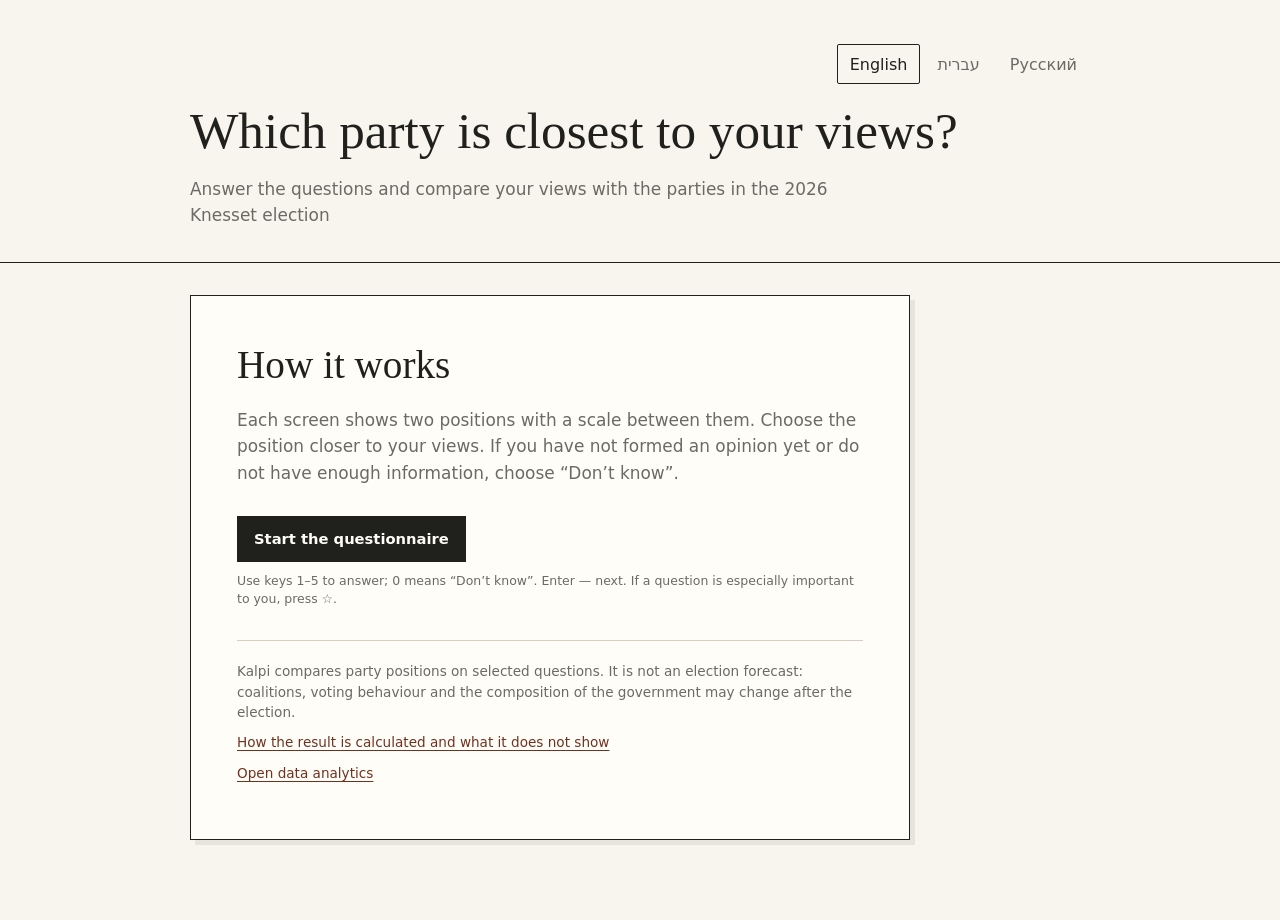
<file: index.html>
<!doctype html>
<html lang="en" dir="ltr">
<head>
  <meta charset="utf-8">
  <meta name="viewport" content="width=device-width, initial-scale=1">
  <meta name="description" content="Answer the questions and compare your views with the parties in the 2026 Knesset election">
  <meta property="og:type" content="website">
  <meta property="og:site_name" content="Kalpi">
  <meta property="og:title" content="Compare your views with Israel’s parties in the 2026 Knesset election">
  <meta property="og:description" content="Answer the questions and compare your views with the parties in the 2026 Knesset election">
  <meta property="og:locale" content="en_US">
  <meta property="og:locale:alternate" content="he_IL">
  <meta property="og:locale:alternate" content="ru_RU">
  <meta name="twitter:card" content="summary">
  <meta name="twitter:title" content="Compare your views with Israel’s parties in the 2026 Knesset election">
  <meta name="twitter:description" content="Answer the questions and compare your views with the parties in the 2026 Knesset election">
  <title data-i18n="Сравни свои взгляды с партиями Израиля на выборах в Кнессет 2026">Compare your views with Israel’s parties in the 2026 Knesset election</title>
  <link rel="stylesheet" href="styles.css?v=20260906-default-en">
  <script src="i18n.js?v=20260906-default-en"></script>
  <script src="share-metadata.js?v=20260906-default-en"></script>
  <script src="language-ui.js?v=20260906-default-en"></script>
</head>
<body>
  <header class="site-header">
    <div class="shell">
      <h1 class="questionnaire-hero-title" data-i18n="Какая партия вам ближе?">Какая партия вам ближе?</h1>
      <p class="lede" data-i18n="Ответьте на вопросы и сравните свои взгляды с партиями на выборах в Кнессет 2026">Ответьте на вопросы и сравните свои взгляды с партиями на выборах в Кнессет 2026</p>
    </div>
  </header>

  <main class="shell">
    <section id="questionnaire-intro" class="panel questionnaire-intro" aria-labelledby="questionnaire-intro-title">
      <h2 id="questionnaire-intro-title" data-i18n="Как это работает">Как это работает</h2>
      <p class="lede" data-i18n="На каждом экране — две позиции и шкала между ними. Выберите, какая позиция вам ближе. Если вы ещё не сформировали мнение или не хватает информации, выберите «Не знаю».">На каждом экране — две позиции и шкала между ними. Выберите, какая позиция вам ближе. Если вы ещё не сформировали мнение или не хватает информации, выберите «Не знаю».</p>
      <div class="intro-actions"><button id="start-questionnaire" class="primary" type="button" data-i18n="Начать опрос" disabled>Начать опрос</button></div>
      <p class="keyboard-hint"><span data-i18n="Можно отвечать клавишами 1–5; 0 — «Не знаю».">Можно отвечать клавишами 1–5; 0 — «Не знаю».</span> <span class="desktop-keyboard-hint" data-i18n="Enter — далее.">Enter — далее.</span> <span data-i18n="Если вопрос особенно важен для вас, нажмите ☆.">Если вопрос особенно важен для вас, нажмите ☆.</span></p>
      <div class="intro-note">
        <p data-i18n="Kalpi сравнивает позиции партий по выбранным вопросам. Это не прогноз выборов: коалиции, голосования и состав правительства после выборов могут измениться.">Kalpi сравнивает позиции партий по выбранным вопросам. Это не прогноз выборов: коалиции, голосования и состав правительства после выборов могут измениться.</p>
        <p><a href="methodology.html" data-i18n="Как считается результат и чего он не показывает">Как считается результат и чего он не показывает</a></p>
        <p><a href="analytics.html" data-i18n="Открыть аналитику данных">Открыть аналитику данных</a></p>
      </div>
    </section>

    <section id="questionnaire" class="questionnaire-panel hidden" aria-label="Опросник" data-i18n-aria-label="Опросник">
      <div class="questionnaire-progress">
        <div class="section-heading">
          <p id="progress" class="progress-text" aria-live="polite">1 / 22</p>
        </div>
        <div class="progress-track" aria-hidden="true"><progress id="progress-bar" max="1" value="0"></progress></div>
      </div>
      <p id="state-notice" class="notice hidden" role="status"></p>
      <div class="questionnaire-card">
        <div id="question-content"></div>
        <div class="wizard-actions">
          <button id="previous-question" class="secondary" type="button" data-i18n="Назад">Назад</button>
          <button id="next-question" class="primary" type="button" data-i18n="Далее">Далее</button>
        </div>
      </div>
    </section>

    <section id="results" class="panel hidden" aria-live="polite" tabindex="-1"></section>
    <section id="debug" class="panel hidden" aria-labelledby="debug-title"></section>
    <section id="developer-warnings" class="warning-panel hidden" aria-live="assertive"></section>
  </main>

  <script src="data-loader.js?v=20260906-languages"></script>
  <script src="data-validation.js?v=20260906-languages"></script>
  <script src="scoring.js?v=20260906-languages"></script>
  <script src="analytics.js?v=20260906-languages"></script>
  <script src="questionnaire-state.js?v=20260906-languages"></script>
  <script src="questionnaire-ui.js?v=20260906-languages"></script>
  <script src="results-ui.js?v=20260906-languages"></script>
  <script src="debug-fixture.js?v=20260906-languages"></script>
  <script src="app.js?v=20260906-languages"></script>
</body>
</html>
</file>
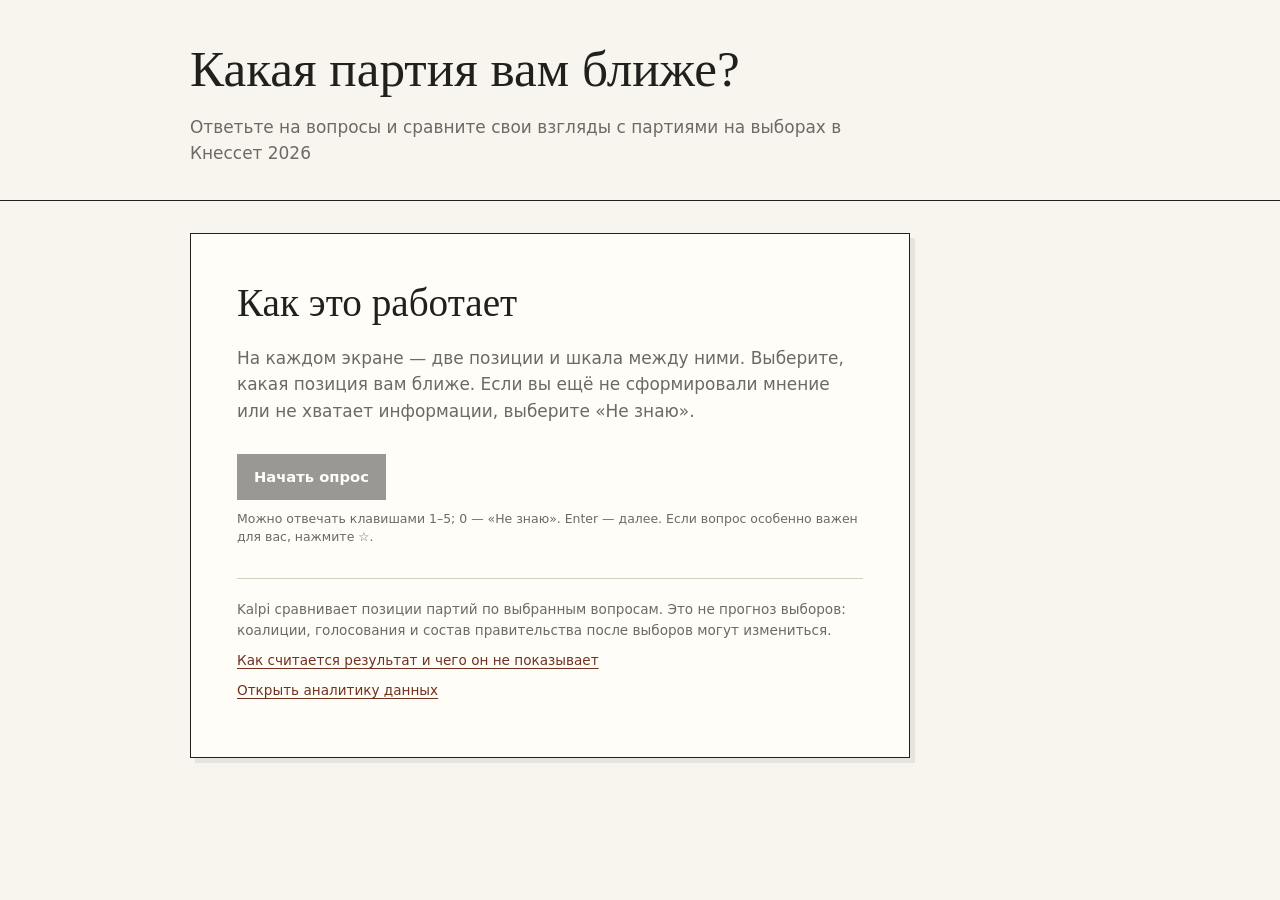
<file: en/index.html>
<!doctype html>
<html lang="en" dir="ltr">
<head>
  <meta charset="utf-8">
  <meta name="viewport" content="width=device-width, initial-scale=1">
  <meta name="description" content="Answer the questions and compare your views with the parties in the 2026 Knesset election">
  <meta property="og:type" content="website">
  <meta property="og:site_name" content="Kalpi">
  <meta property="og:title" content="Compare your views with Israel’s parties in the 2026 Knesset election">
  <meta property="og:description" content="Answer the questions and compare your views with the parties in the 2026 Knesset election">
  <meta property="og:locale" content="en_US">
  <meta property="og:locale:alternate" content="he_IL">
  <meta property="og:locale:alternate" content="ru_RU">
  <meta name="twitter:card" content="summary">
  <meta name="twitter:title" content="Compare your views with Israel’s parties in the 2026 Knesset election">
  <meta name="twitter:description" content="Answer the questions and compare your views with the parties in the 2026 Knesset election">
  <link rel="canonical" href="../index.html?lang=en">
  <meta http-equiv="refresh" content="0;url=../index.html?lang=en">
  <title>Compare your views with Israel’s parties in the 2026 Knesset election</title>
</head>
<body>
  <p><a href="../index.html?lang=en">Open Kalpi</a></p>
</body>
</html>
</file>
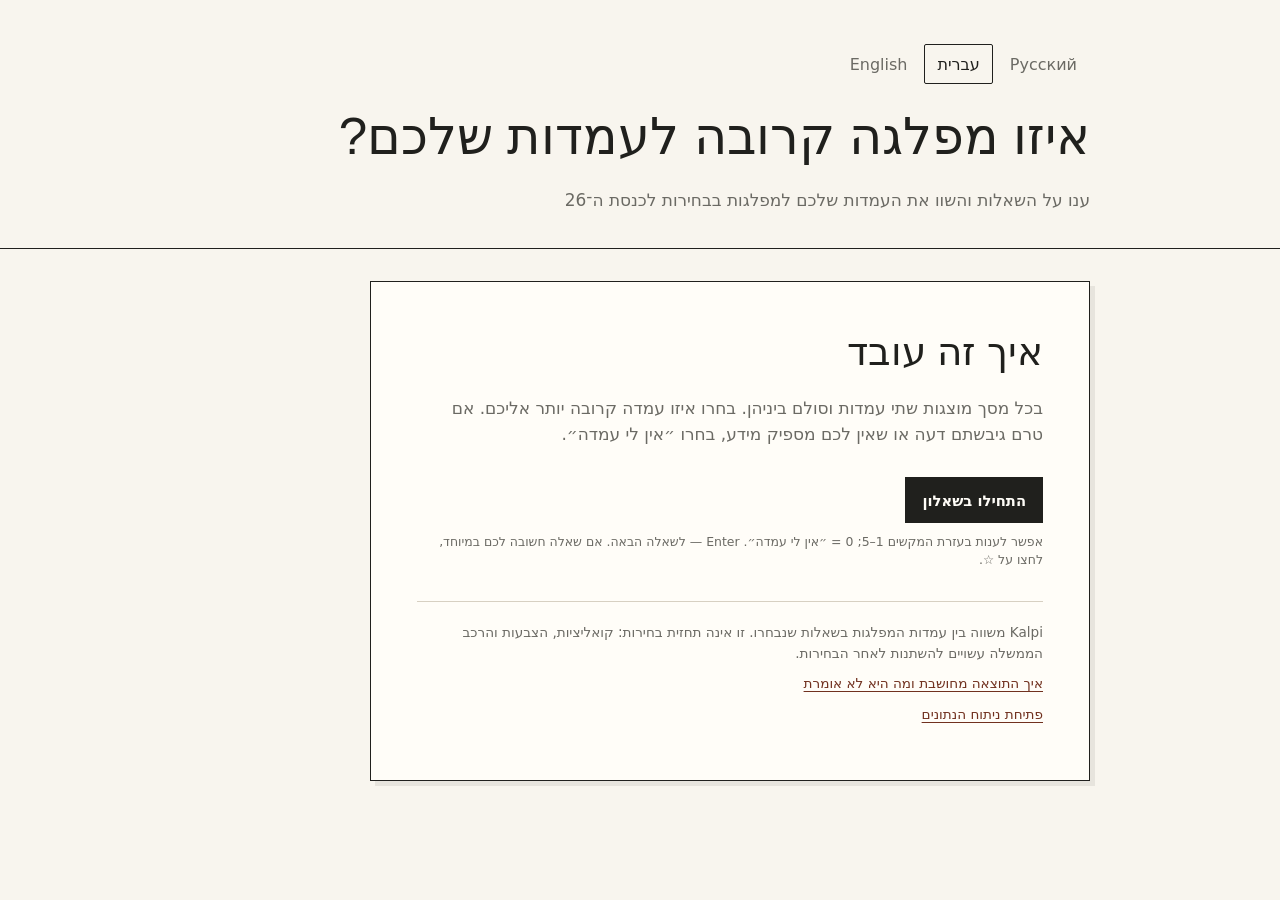
<file: he/index.html>
<!doctype html>
<html lang="he" dir="rtl">
<head>
  <meta charset="utf-8">
  <meta name="viewport" content="width=device-width, initial-scale=1">
  <meta name="description" content="ענו על השאלות והשוו את העמדות שלכם למפלגות בבחירות לכנסת ה־26">
  <meta property="og:type" content="website">
  <meta property="og:site_name" content="Kalpi">
  <meta property="og:title" content="השוו את העמדות שלכם למפלגות בישראל בבחירות לכנסת ה־26">
  <meta property="og:description" content="ענו על השאלות והשוו את העמדות שלכם למפלגות בבחירות לכנסת ה־26">
  <meta property="og:locale" content="he_IL">
  <meta property="og:locale:alternate" content="en_US">
  <meta property="og:locale:alternate" content="ru_RU">
  <meta name="twitter:card" content="summary">
  <meta name="twitter:title" content="השוו את העמדות שלכם למפלגות בישראל בבחירות לכנסת ה־26">
  <meta name="twitter:description" content="ענו על השאלות והשוו את העמדות שלכם למפלגות בבחירות לכנסת ה־26">
  <link rel="canonical" href="../index.html?lang=he">
  <meta http-equiv="refresh" content="0;url=../index.html?lang=he">
  <title>השוו את העמדות שלכם למפלגות בישראל בבחירות לכנסת ה־26</title>
</head>
<body dir="rtl">
  <p><a href="../index.html?lang=he">פתיחת Kalpi</a></p>
</body>
</html>
</file>
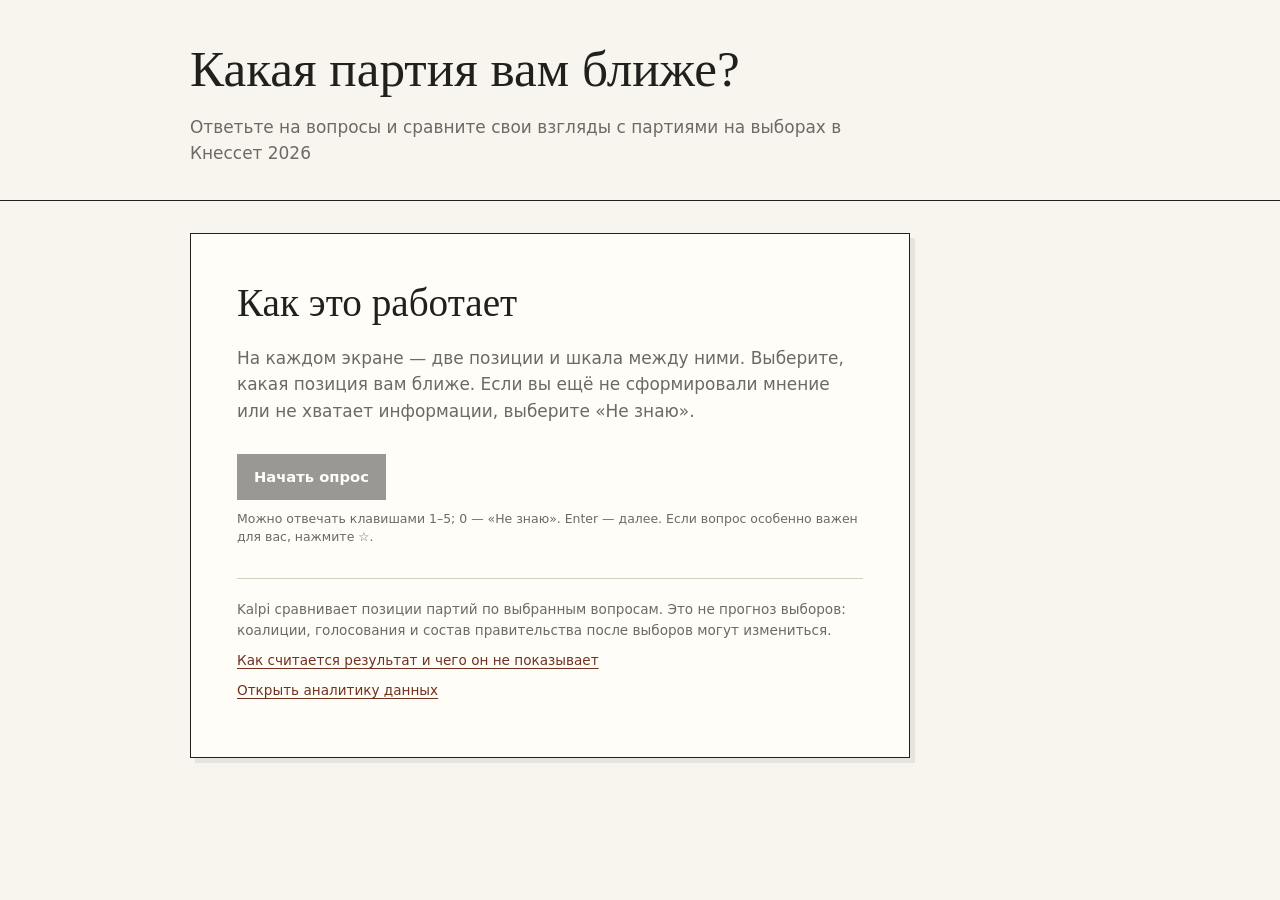
<file: ru/index.html>
<!doctype html>
<html lang="ru" dir="ltr">
<head>
  <meta charset="utf-8">
  <meta name="viewport" content="width=device-width, initial-scale=1">
  <meta name="description" content="Ответьте на вопросы и сравните свои взгляды с партиями на выборах в Кнессет 2026">
  <meta property="og:type" content="website">
  <meta property="og:site_name" content="Kalpi">
  <meta property="og:title" content="Сравни свои взгляды с партиями Израиля на выборах в Кнессет 2026">
  <meta property="og:description" content="Ответьте на вопросы и сравните свои взгляды с партиями на выборах в Кнессет 2026">
  <meta property="og:locale" content="ru_RU">
  <meta property="og:locale:alternate" content="en_US">
  <meta property="og:locale:alternate" content="he_IL">
  <meta name="twitter:card" content="summary">
  <meta name="twitter:title" content="Сравни свои взгляды с партиями Израиля на выборах в Кнессет 2026">
  <meta name="twitter:description" content="Ответьте на вопросы и сравните свои взгляды с партиями на выборах в Кнессет 2026">
  <link rel="canonical" href="../index.html?lang=ru">
  <meta http-equiv="refresh" content="0;url=../index.html?lang=ru">
  <title>Сравни свои взгляды с партиями Израиля на выборах в Кнессет 2026</title>
</head>
<body>
  <p><a href="../index.html?lang=ru">Открыть Kalpi</a></p>
</body>
</html>
</file>
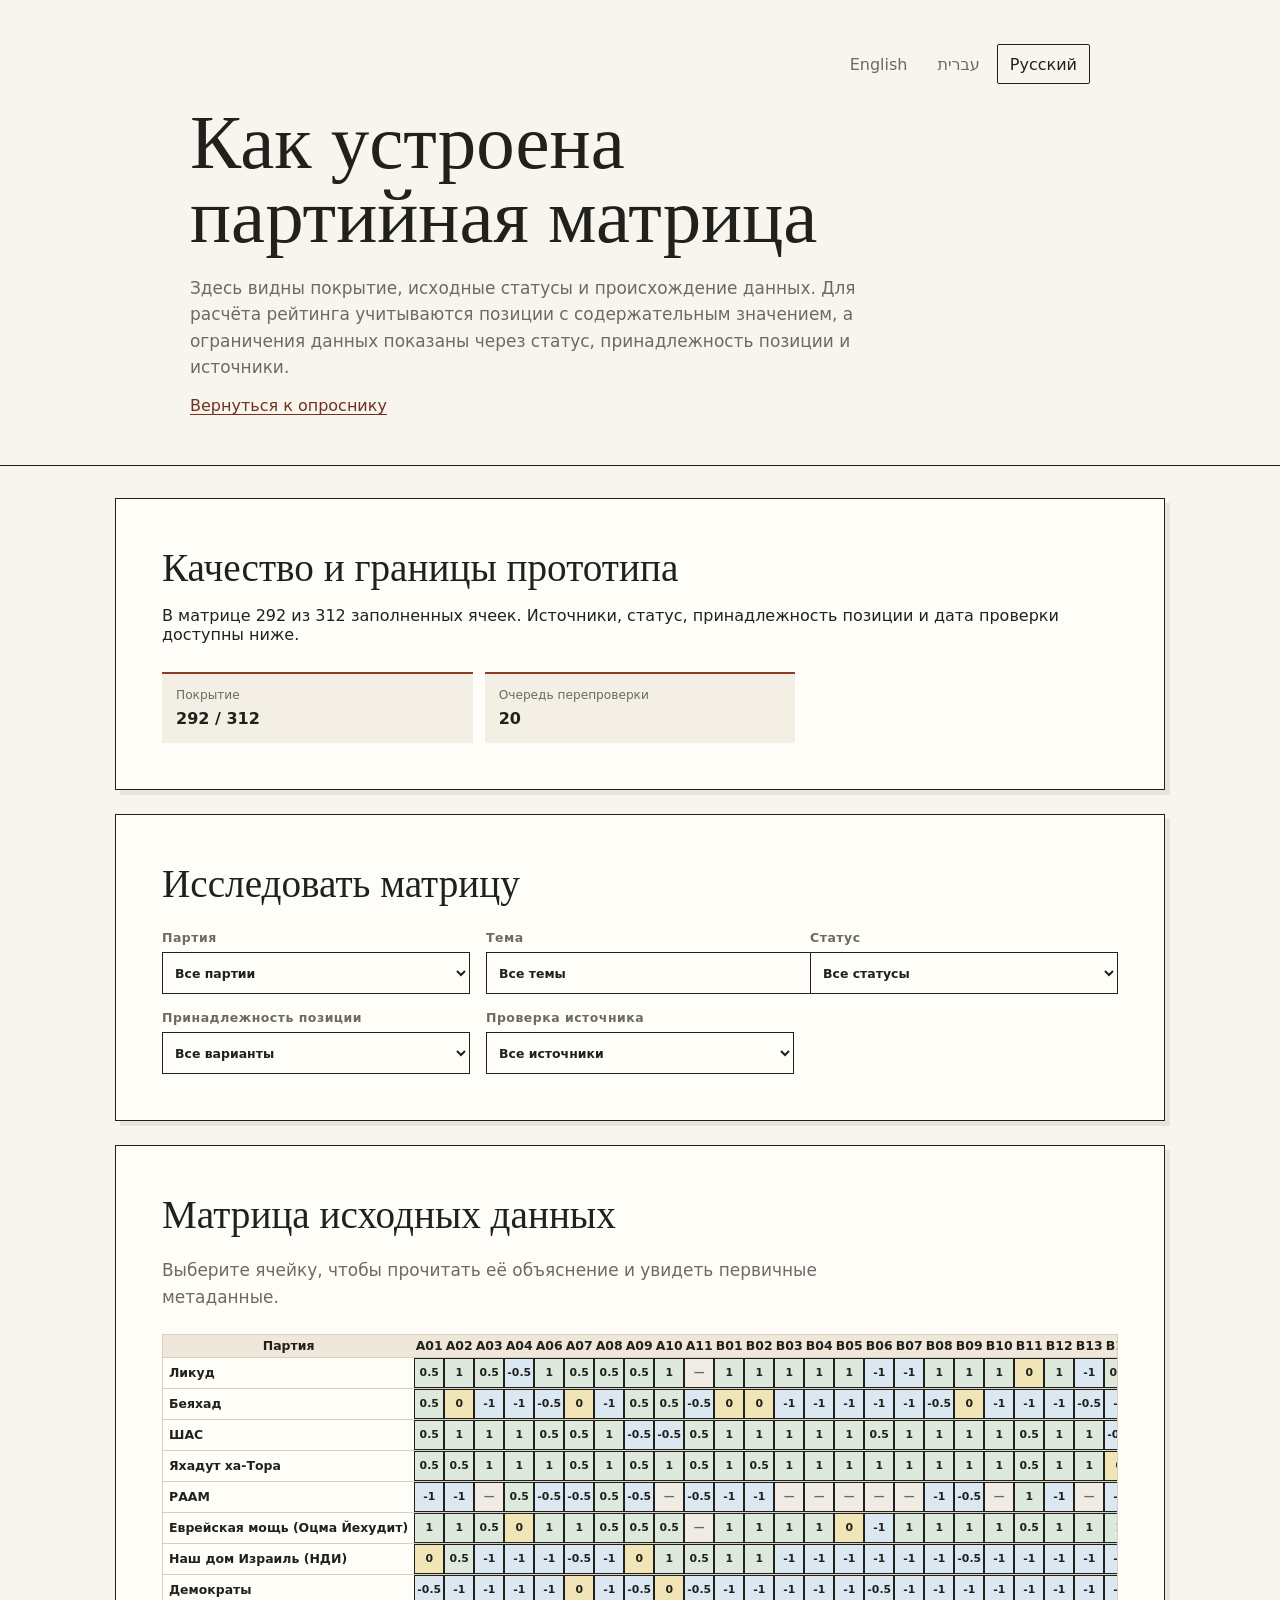
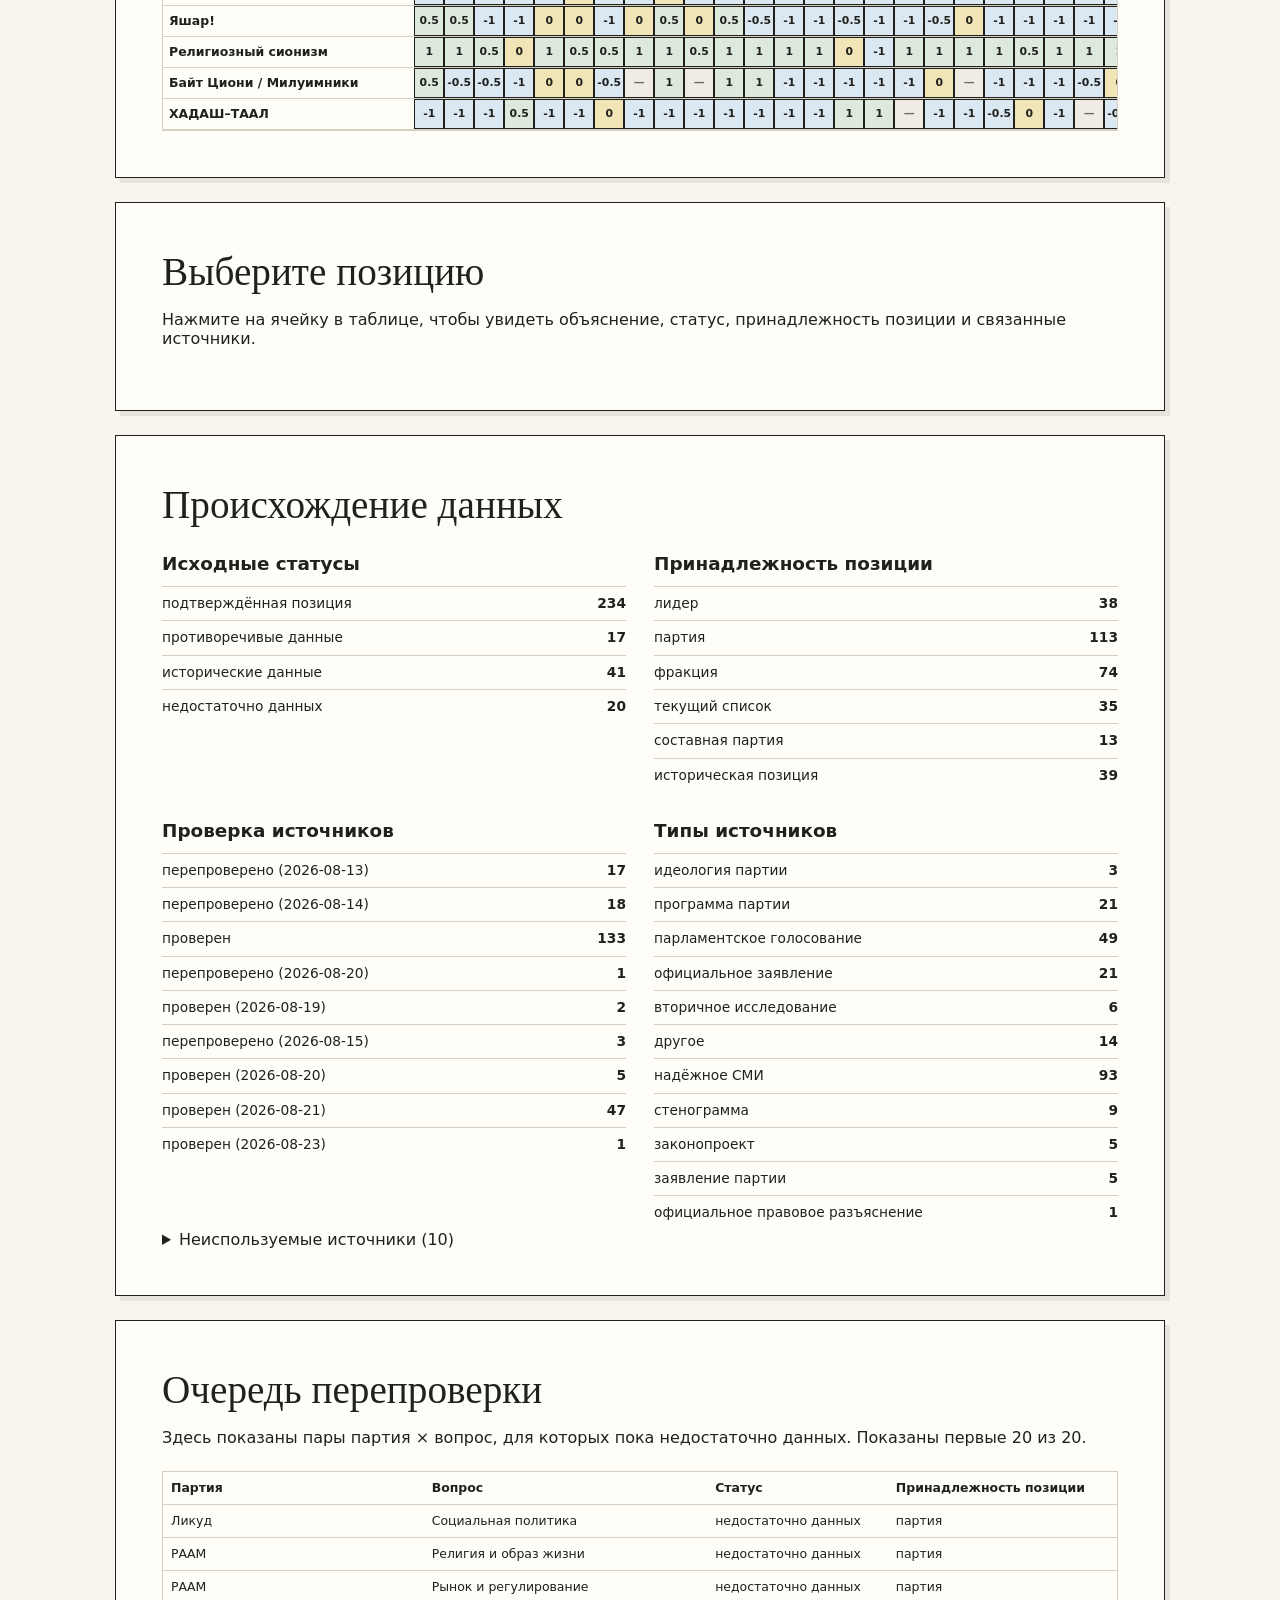
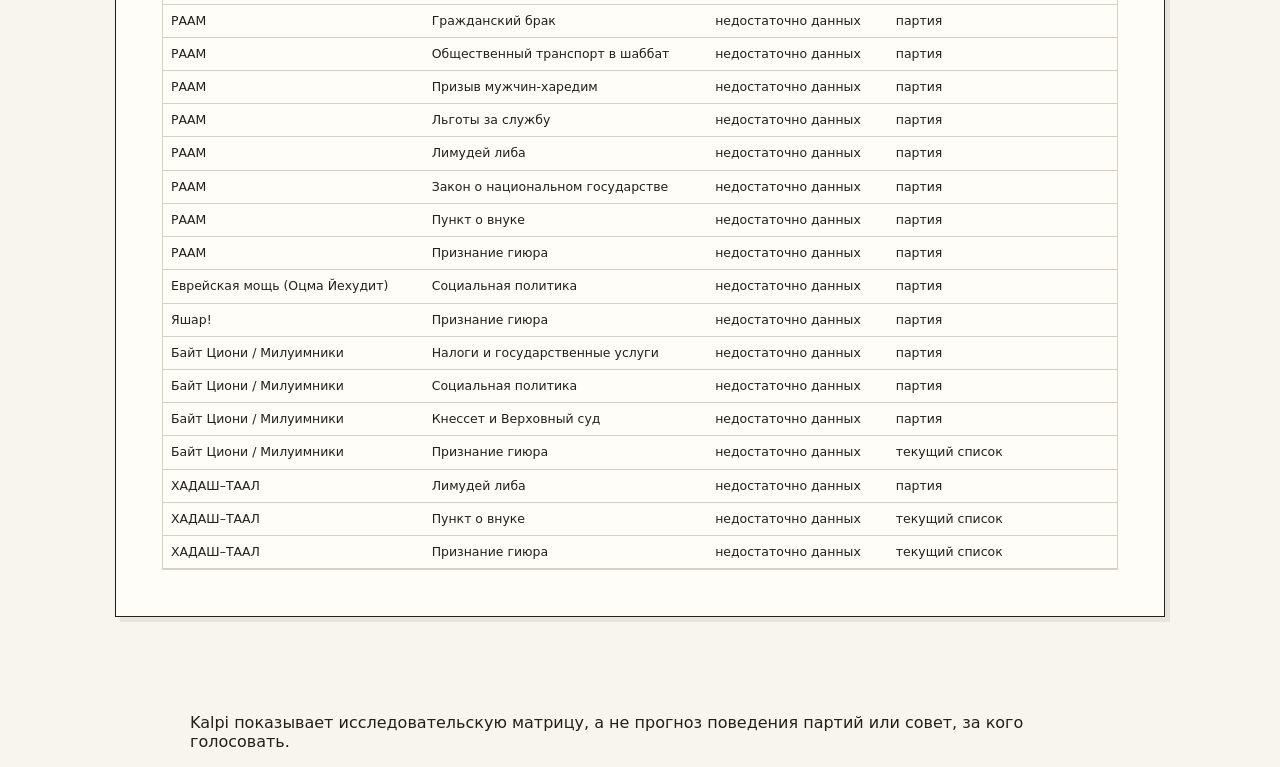
<file: analytics.html>
<!doctype html>
<html lang="ru" dir="ltr">
<head>
  <meta charset="utf-8">
  <meta name="viewport" content="width=device-width, initial-scale=1">
  <title data-i18n="Kalpi — аналитика данных">Kalpi — аналитика данных</title>
  <link rel="stylesheet" href="styles.css?v=20260906-default-en">
  <script src="i18n.js?v=20260906-default-en"></script>
  <script src="language-ui.js?v=20260906-default-en"></script>
</head>
<body class="analytics-page">
  <header class="site-header">
    <div class="shell">
      <h1 data-i18n="Как устроена партийная матрица">Как устроена партийная матрица</h1>
      <p class="lede" data-i18n="Здесь видны покрытие, исходные статусы и происхождение данных. Для расчёта рейтинга учитываются позиции с содержательным значением, а ограничения данных показаны через статус, принадлежность позиции и источники.">Здесь видны покрытие, исходные статусы и происхождение данных. Для расчёта рейтинга учитываются позиции с содержательным значением, а ограничения данных показаны через статус, принадлежность позиции и источники.</p>
      <p class="header-link"><a href="index.html" data-i18n="Вернуться к опроснику">Вернуться к опроснику</a></p>
    </div>
  </header>
  <main class="shell">
    <section id="analytics-summary" class="panel" aria-live="polite"></section>
    <section class="panel" aria-labelledby="analytics-filter-title">
      <h2 id="analytics-filter-title" data-i18n="Исследовать матрицу">Исследовать матрицу</h2>
      <div class="analytics-filters">
        <label><span data-i18n="Партия">Партия</span> <select id="analytics-party-filter"><option value="" data-i18n="Все партии">Все партии</option></select></label>
        <label><span data-i18n="Тема">Тема</span> <select id="analytics-family-filter"><option value="" data-i18n="Все темы">Все темы</option></select></label>
        <label><span data-i18n="Статус">Статус</span> <select id="analytics-status-filter"><option value="" data-i18n="Все статусы">Все статусы</option></select></label>
        <label><span data-i18n="Принадлежность позиции">Принадлежность позиции</span> <select id="analytics-scope-filter"><option value="" data-i18n="Все варианты">Все варианты</option></select></label>
        <label><span data-i18n="Проверка источника">Проверка источника</span> <select id="analytics-verification-filter"><option value="" data-i18n="Все источники">Все источники</option></select></label>
      </div>
    </section>
    <section class="panel analytics-matrix-panel" aria-labelledby="analytics-matrix-title">
      <h2 id="analytics-matrix-title" data-i18n="Матрица исходных данных">Матрица исходных данных</h2>
      <p class="lede" data-i18n="Выберите ячейку, чтобы прочитать её объяснение и увидеть первичные метаданные.">Выберите ячейку, чтобы прочитать её объяснение и увидеть первичные метаданные.</p>
      <div id="analytics-matrix" class="table-scroll"></div>
    </section>
    <section id="analytics-detail" class="panel" aria-live="polite" tabindex="-1"></section>
    <section id="analytics-provenance" class="panel"></section>
    <section id="analytics-review-queue" class="panel"></section>
  </main>
  <footer class="site-footer shell"><p data-i18n="Kalpi показывает исследовательскую матрицу, а не прогноз поведения партий или совет, за кого голосовать.">Kalpi показывает исследовательскую матрицу, а не прогноз поведения партий или совет, за кого голосовать.</p></footer>
  <script src="data-loader.js?v=20260906-languages"></script>
  <script src="data-validation.js?v=20260906-languages"></script>
  <script src="analytics.js?v=20260906-languages"></script>
  <script src="analytics-page.js?v=20260906-languages"></script>
</body>
</html>
</file>
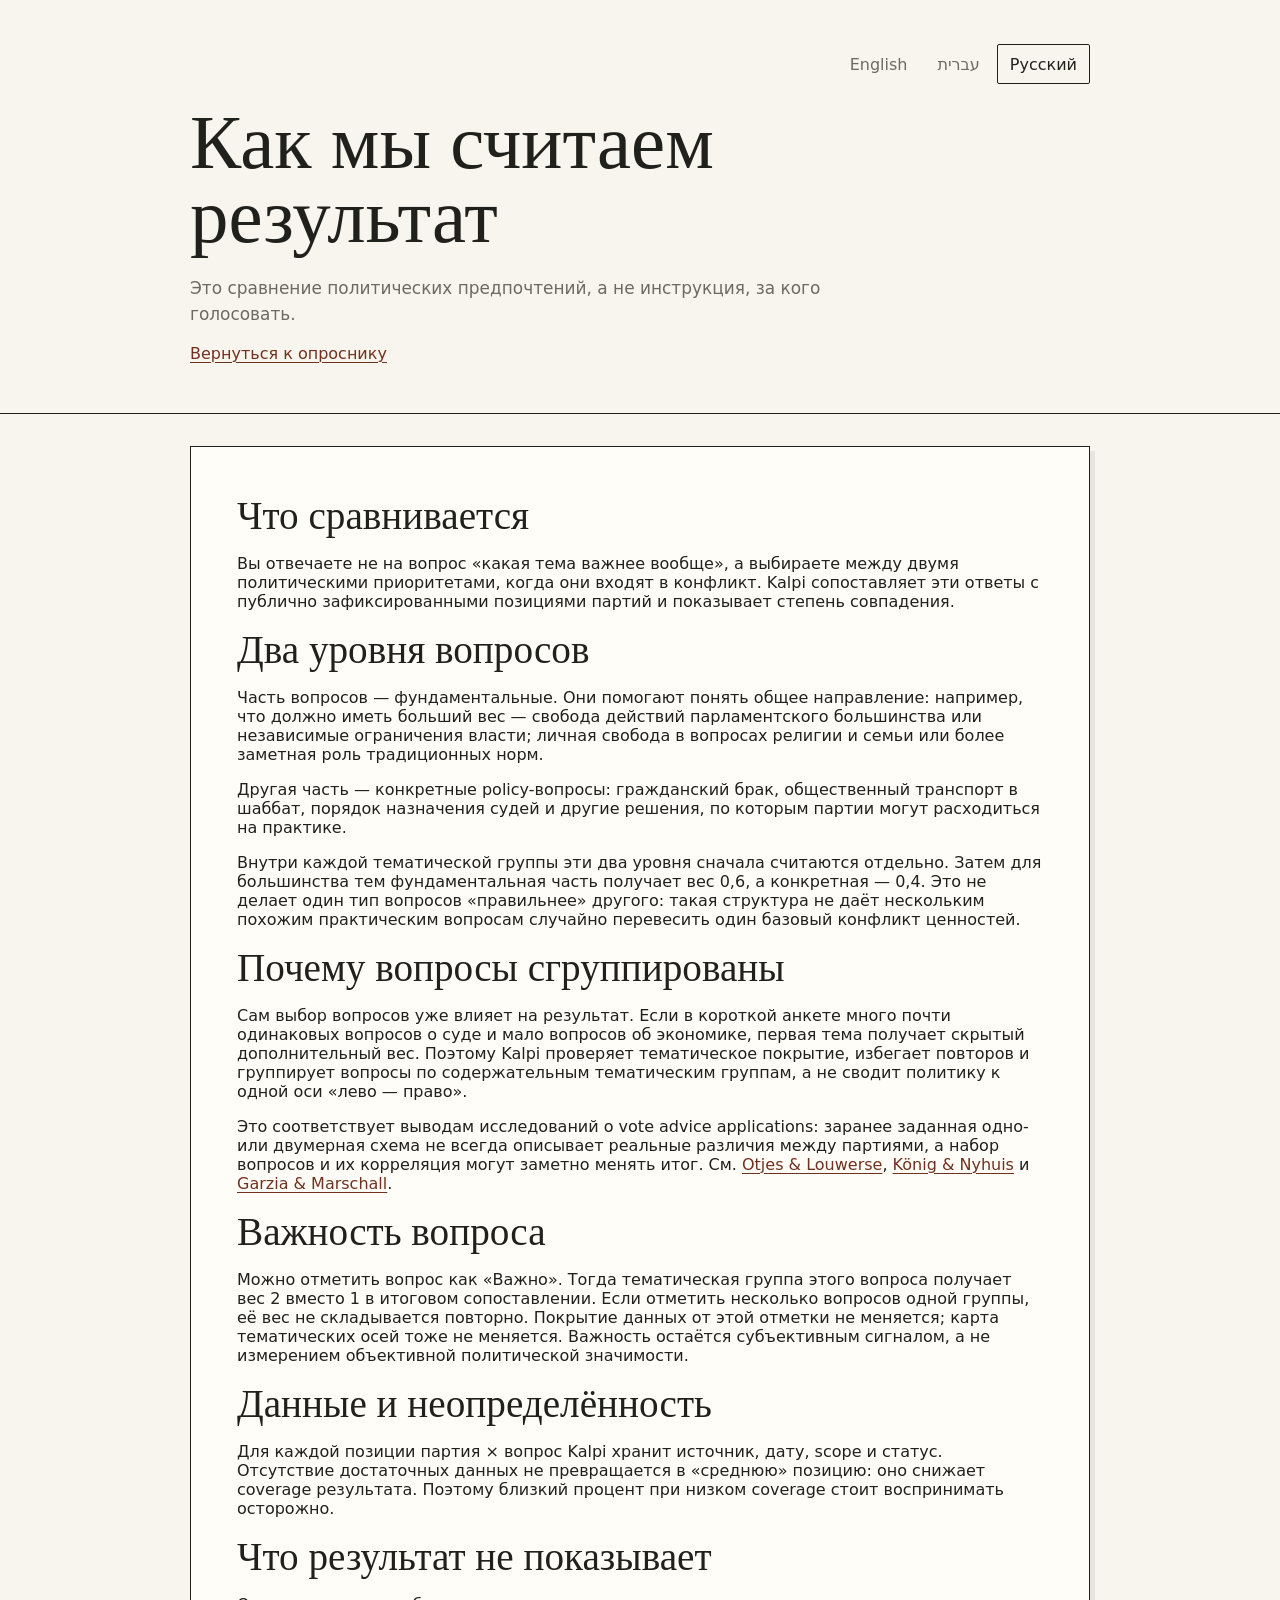
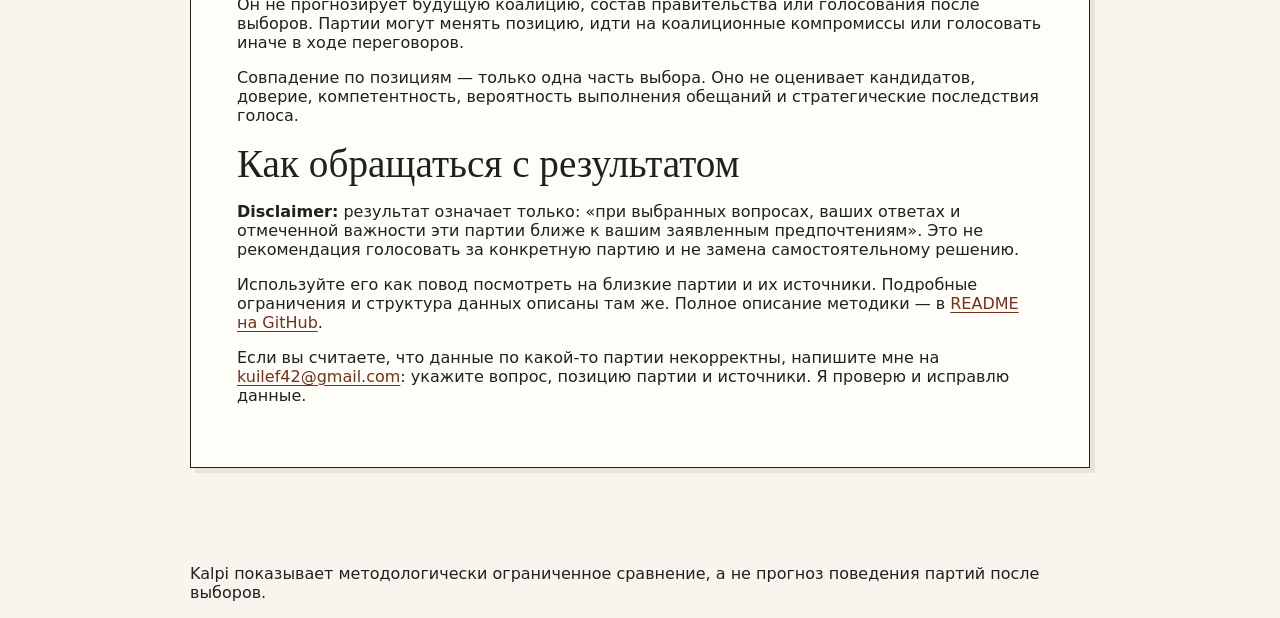
<file: methodology.html>
<!doctype html>
<html lang="ru" dir="ltr">
<head>
  <meta charset="utf-8">
  <meta name="viewport" content="width=device-width, initial-scale=1">
  <title data-i18n="О методике — Kalpi קלפי">О методике — Kalpi קלפי</title>
  <link rel="stylesheet" href="styles.css?v=20260906-default-en">
  <script src="i18n.js?v=20260906-default-en"></script>
  <script src="language-ui.js?v=20260906-default-en"></script>
</head>
<body>
  <header class="site-header">
    <div class="shell">
      <h1 data-i18n="Как мы считаем результат">Как мы считаем результат</h1>
      <p class="lede" data-i18n="Это сравнение политических предпочтений, а не инструкция, за кого голосовать.">Это сравнение политических предпочтений, а не инструкция, за кого голосовать.</p>
      <p class="header-link"><a href="index.html" data-i18n="Вернуться к опроснику">Вернуться к опроснику</a></p>
    </div>
  </header>

  <main class="shell">
    <article class="panel">
      <h2 data-i18n="Что сравнивается">Что сравнивается</h2>
      <p data-i18n="Вы отвечаете не на вопрос «какая тема важнее вообще», а выбираете между двумя политическими приоритетами, когда они входят в конфликт. Kalpi сопоставляет эти ответы с публично зафиксированными позициями партий и показывает степень совпадения.">Вы отвечаете не на вопрос «какая тема важнее вообще», а выбираете между двумя политическими приоритетами, когда они входят в конфликт. Kalpi сопоставляет эти ответы с публично зафиксированными позициями партий и показывает степень совпадения.</p>

      <h2 data-i18n="Два уровня вопросов">Два уровня вопросов</h2>
      <p data-i18n="Часть вопросов — фундаментальные. Они помогают понять общее направление: например, что должно иметь больший вес — свобода действий парламентского большинства или независимые ограничения власти; личная свобода в вопросах религии и семьи или более заметная роль традиционных норм.">Часть вопросов — фундаментальные. Они помогают понять общее направление: например, что должно иметь больший вес — свобода действий парламентского большинства или независимые ограничения власти; личная свобода в вопросах религии и семьи или более заметная роль традиционных норм.</p>
      <p data-i18n="Другая часть — конкретные policy-вопросы: гражданский брак, общественный транспорт в шаббат, порядок назначения судей и другие решения, по которым партии могут расходиться на практике.">Другая часть — конкретные policy-вопросы: гражданский брак, общественный транспорт в шаббат, порядок назначения судей и другие решения, по которым партии могут расходиться на практике.</p>
      <p data-i18n="Внутри каждой тематической группы эти два уровня сначала считаются отдельно. Затем для большинства тем фундаментальная часть получает вес 0,6, а конкретная — 0,4. Это не делает один тип вопросов «правильнее» другого: такая структура не даёт нескольким похожим практическим вопросам случайно перевесить один базовый конфликт ценностей.">Внутри каждой тематической группы эти два уровня сначала считаются отдельно. Затем для большинства тем фундаментальная часть получает вес 0,6, а конкретная — 0,4. Это не делает один тип вопросов «правильнее» другого: такая структура не даёт нескольким похожим практическим вопросам случайно перевесить один базовый конфликт ценностей.</p>

      <h2 data-i18n="Почему вопросы сгруппированы">Почему вопросы сгруппированы</h2>
      <p data-i18n="Сам выбор вопросов уже влияет на результат. Если в короткой анкете много почти одинаковых вопросов о суде и мало вопросов об экономике, первая тема получает скрытый дополнительный вес. Поэтому Kalpi проверяет тематическое покрытие, избегает повторов и группирует вопросы по содержательным тематическим группам, а не сводит политику к одной оси «лево — право».">Сам выбор вопросов уже влияет на результат. Если в короткой анкете много почти одинаковых вопросов о суде и мало вопросов об экономике, первая тема получает скрытый дополнительный вес. Поэтому Kalpi проверяет тематическое покрытие, избегает повторов и группирует вопросы по содержательным тематическим группам, а не сводит политику к одной оси «лево — право».</p>
      <p><span data-i18n="Это соответствует выводам исследований о vote advice applications: заранее заданная одно- или двумерная схема не всегда описывает реальные различия между партиями, а набор вопросов и их корреляция могут заметно менять итог. См.">Это соответствует выводам исследований о vote advice applications: заранее заданная одно- или двумерная схема не всегда описывает реальные различия между партиями, а набор вопросов и их корреляция могут заметно менять итог. См.</span> <a href="https://doi.org/10.1016/j.electstud.2014.04.004" target="_blank" rel="noopener">Otjes &amp; Louwerse</a>, <a href="https://doi.org/10.1177/1354068818790111" target="_blank" rel="noopener">König &amp; Nyhuis</a> <span data-i18n="и">и</span> <a href="https://doi.org/10.1002/poi3.140" target="_blank" rel="noopener">Garzia &amp; Marschall</a>.</p>

      <h2 data-i18n="Важность вопроса">Важность вопроса</h2>
      <p data-i18n="Можно отметить вопрос как «Важно». Тогда тематическая группа этого вопроса получает вес 2 вместо 1 в итоговом сопоставлении. Если отметить несколько вопросов одной группы, её вес не складывается повторно. Покрытие данных от этой отметки не меняется; карта тематических осей тоже не меняется. Важность остаётся субъективным сигналом, а не измерением объективной политической значимости.">Можно отметить вопрос как «Важно». Тогда тематическая группа этого вопроса получает вес 2 вместо 1 в итоговом сопоставлении. Если отметить несколько вопросов одной группы, её вес не складывается повторно. Покрытие данных от этой отметки не меняется; карта тематических осей тоже не меняется. Важность остаётся субъективным сигналом, а не измерением объективной политической значимости.</p>

      <h2 data-i18n="Данные и неопределённость">Данные и неопределённость</h2>
      <p data-i18n="Для каждой позиции партия × вопрос Kalpi хранит источник, дату, scope и статус. Отсутствие достаточных данных не превращается в «среднюю» позицию: оно снижает coverage результата. Поэтому близкий процент при низком coverage стоит воспринимать осторожно.">Для каждой позиции партия × вопрос Kalpi хранит источник, дату, scope и статус. Отсутствие достаточных данных не превращается в «среднюю» позицию: оно снижает coverage результата. Поэтому близкий процент при низком coverage стоит воспринимать осторожно.</p>

      <h2 data-i18n="Что результат не показывает">Что результат не показывает</h2>
      <p data-i18n="Он не прогнозирует будущую коалицию, состав правительства или голосования после выборов. Партии могут менять позицию, идти на коалиционные компромиссы или голосовать иначе в ходе переговоров.">Он не прогнозирует будущую коалицию, состав правительства или голосования после выборов. Партии могут менять позицию, идти на коалиционные компромиссы или голосовать иначе в ходе переговоров.</p>
      <p data-i18n="Совпадение по позициям — только одна часть выбора. Оно не оценивает кандидатов, доверие, компетентность, вероятность выполнения обещаний и стратегические последствия голоса.">Совпадение по позициям — только одна часть выбора. Оно не оценивает кандидатов, доверие, компетентность, вероятность выполнения обещаний и стратегические последствия голоса.</p>

      <h2 data-i18n="Как обращаться с результатом">Как обращаться с результатом</h2>
      <p><strong data-i18n="Disclaimer:">Disclaimer:</strong> <span data-i18n="результат означает только: «при выбранных вопросах, ваших ответах и отмеченной важности эти партии ближе к вашим заявленным предпочтениям». Это не рекомендация голосовать за конкретную партию и не замена самостоятельному решению.">результат означает только: «при выбранных вопросах, ваших ответах и отмеченной важности эти партии ближе к вашим заявленным предпочтениям». Это не рекомендация голосовать за конкретную партию и не замена самостоятельному решению.</span></p>
      <p><span data-i18n="Используйте его как повод посмотреть на близкие партии и их источники. Подробные ограничения и структура данных описаны там же. Полное описание методики — в">Используйте его как повод посмотреть на близкие партии и их источники. Подробные ограничения и структура данных описаны там же. Полное описание методики — в</span> <a href="https://github.com/kuilef/kalpi#readme" target="_blank" rel="noopener" data-i18n="README на GitHub">README на GitHub</a>.</p>
      <p><span data-i18n="Если вы считаете, что данные по какой-то партии некорректны, напишите мне на">Если вы считаете, что данные по какой-то партии некорректны, напишите мне на</span> <a href="mailto:kuilef42+kalpi@gmail.com">kuilef42@gmail.com</a><span data-i18n=": укажите вопрос, позицию партии и источники. Я проверю и исправлю данные.">: укажите вопрос, позицию партии и источники. Я проверю и исправлю данные.</span></p>
    </article>
  </main>

  <footer class="site-footer shell"><p data-i18n="Kalpi показывает методологически ограниченное сравнение, а не прогноз поведения партий после выборов.">Kalpi показывает методологически ограниченное сравнение, а не прогноз поведения партий после выборов.</p></footer>
</body>
</html>
</file>
<file: styles.css>
:root {
  --ink:#20201d;
  --paper:#f8f5ee;
  --surface:#fffdf8;
  --muted:#6b6a64;
  --rule:#d7d0c2;
  --accent:#8e3d25;
  --focus:#155f87;
  --link:#71311f;
  --shadow:rgba(32,32,29,.08);
  --track:#e6e0d3;
  --notice-bg:#f5e8dd;
  --metric-bg:#f4efe5;
  --warning-border:#8f211f;
  --warning-ink:#701b1b;
  --warning-bg:#fff0ed;
  --family-track:#e9e2d5;
  --gate-pass-border:#2e6a4d;
  --gate-pass-bg:#e7f0e9;
  --matrix-header:#efe8da;
  --matrix-negative:#dbe8f2;
  --matrix-neutral:#f1e5b8;
  --matrix-positive:#dce9dc;
  --matrix-missing:#f0ece4;
}
* { box-sizing:border-box; }
html { background:var(--paper); color:var(--ink); font-family:system-ui, sans-serif; font-kerning:normal; }
body { margin:0; min-width:320px; }
button, input, select { font:inherit; }
button { cursor:pointer; }
button:focus-visible, input:focus-visible + label, select:focus-visible, a:focus-visible, summary:focus-visible { outline:3px solid var(--focus); outline-offset:3px; }
.shell { width:min(900px, calc(100% - 32px)); margin-inline:auto; }
.analytics-page main.shell { width:min(1050px, calc(100% - 32px)); }
.site-header { padding:44px 0 34px; border-bottom:1px solid var(--ink); }
.language-switcher { display:flex; flex-wrap:wrap; justify-content:flex-end; gap:4px; margin-bottom:22px; }
.language-switcher button { min-height:40px; padding:8px 12px; color:var(--muted); background:transparent; border:1px solid transparent; border-radius:2px; }
.language-switcher button[aria-pressed="true"] { color:var(--ink); border-color:var(--ink); }
.language-switcher button:hover { background:var(--metric-bg); }
[lang="en"] .questionnaire-hero-title { white-space:normal; }
[lang="he"] h1, [lang="he"] h2, [lang="he"] .result-disclosure-summary { font-family:Arial, sans-serif; line-height:1.2; }
[lang="he"] .questionnaire-hero-title { white-space:normal; }
[lang="he"] .question-title { letter-spacing:normal; }
/* Answer values and shortcuts retain their physical left-to-right meaning in every language. */
.poles, .scale, .position-axis-poles, .position-axis-track, .progress-text { direction:ltr; }
[dir="rtl"] .poles p, [dir="rtl"] .position-axis-poles > span { direction:rtl; }
[dir="rtl"] .poles p:first-child, [dir="rtl"] .position-axis-poles > span:first-child { text-align:left; }
[dir="rtl"] .poles p:last-child, [dir="rtl"] .position-axis-poles > span:last-child { text-align:right; }
.ranking-row > span, .evidence-facts dd, .completion-metrics dd { unicode-bidi:plaintext; }
.source-list a, .evidence-sources a { unicode-bidi:plaintext; }
.matrix-cell { direction:ltr; }
.eyebrow, .question-code { margin:0 0 9px; color:var(--accent); font:700 .78rem/1.3 system-ui, sans-serif; letter-spacing:.12em; text-transform:uppercase; }
h1,h2,h3,p { overflow-wrap:anywhere; }
h1,h2,.result-score,.result-disclosure-summary { font-family:Georgia, 'Times New Roman', serif; }
h1 { max-width:760px; margin:0; font-size:clamp(2.2rem, 7vw, 4.8rem); line-height:.97; font-weight:500; }
.questionnaire-hero-title { max-width:none; font-size:clamp(1.45rem, 6.5vw, 3.2rem); white-space:nowrap; overflow-wrap:normal; }
h2 { margin:0; font-size:clamp(1.65rem, 4vw, 2.45rem); font-weight:500; }
h3 { margin:0; font-size:1.15rem; }
.lede { max-width:680px; margin:20px 0 0; color:var(--muted); font-size:1.06rem; line-height:1.55; }
main { padding:32px 0 56px; }
.panel { margin:0 0 24px; padding:clamp(20px, 5vw, 46px); border:1px solid var(--ink); background:var(--surface); box-shadow:5px 5px 0 var(--shadow); }
.questionnaire-intro { max-width:720px; }
.intro-actions { margin-top:30px; }
.intro-note { max-width:680px; margin-top:32px; padding-top:20px; border-top:1px solid var(--rule); color:var(--muted); font:.85rem/1.5 system-ui,sans-serif; }
.intro-note p { margin:0 0 10px; }
.questionnaire-panel { margin:0 0 24px; background:transparent; box-shadow:none; }
.questionnaire-progress .progress-track { margin:12px 0 28px; }
.questionnaire-card { padding:clamp(20px, 5vw, 46px); border:1px solid var(--ink); background:var(--surface); box-shadow:5px 5px 0 var(--shadow); }
.hidden { display:none !important; }
.section-heading { display:flex; gap:20px; align-items:start; justify-content:space-between; }
.progress-text { flex:none; margin:0; margin-inline-start:auto; font:700 .95rem system-ui,sans-serif; }
.progress-track { height:5px; margin:22px 0 34px; background:var(--track); }
.progress-track > progress,
.family-progress { display:block; width:100%; height:100%; border:0; background:transparent; appearance:none; }
.progress-track > progress::-webkit-progress-bar { background:var(--track); }
.progress-track > progress::-webkit-progress-value { background:var(--accent); transition:width .18s ease-out; }
.progress-track > progress::-moz-progress-bar { background:var(--accent); transition:width .18s ease-out; }
.notice { padding:12px; border-inline-start:4px solid var(--accent); background:var(--notice-bg); line-height:1.45; }
.wizard-question fieldset { min-width:0; margin:0; padding:0; border:0; }
.wizard-question legend { width:100%; padding:0; }
.question-heading { display:flex; align-items:start; justify-content:space-between; gap:16px; }
.importance-toggle { flex:none; min-height:36px; padding:7px 10px; border:1px solid var(--ink); color:var(--ink); background:transparent; font:700 .78rem/1 system-ui,sans-serif; white-space:nowrap; }
.importance-toggle[aria-pressed="true"] { color:var(--surface); background:var(--ink); }
.question-title { display:block; margin-bottom:12px; color:var(--accent); font:700 .82rem system-ui,sans-serif; letter-spacing:.08em; text-transform:uppercase; }
.question-prompt { display:block; max-width:760px; font-size:clamp(1.35rem, 3vw, 2rem); line-height:1.18; }
.question-explanation { max-width:720px; margin:18px 0 0; color:var(--muted); line-height:1.55; }
.poles { display:grid; grid-template-columns:1fr 1fr; gap:26px; margin:42px 0 20px; font:600 1rem/1.42 system-ui,sans-serif; }
.poles p { margin:0; }
.poles p:last-child { text-align:end; }
.scale { display:grid; grid-template-columns:repeat(5, 1fr); gap:10px; width:100%; }
.scale-choice, .unknown-radio { position:relative; min-height:52px; }
.scale-choice input, .unknown-radio input { position:absolute; opacity:0; inset:0; }
.scale-choice label { display:grid; place-items:center; width:100%; min-height:52px; border:1px solid var(--ink); background:var(--surface); }
.choice-key { font:700 1rem/1 system-ui,sans-serif; }
.scale-choice input:checked + label { color:var(--surface); background:var(--ink); }
.keyboard-hint { margin:10px 0 0; color:var(--muted); font:.78rem/1.45 system-ui,sans-serif; }
.unknown-choice { margin-top:20px; }
.unknown-radio { display:block; width:100%; min-height:52px; }
.unknown-label { display:flex; align-items:center; gap:12px; width:100%; min-height:52px; padding:10px 14px; border:1px solid var(--ink); font:600 .92rem/1.3 system-ui,sans-serif; }
.unknown-number { display:grid; flex:none; place-items:center; width:28px; height:28px; border:1px solid currentColor; font:700 .8rem/1 system-ui,sans-serif; }
.unknown-radio input:checked + label { color:var(--surface); background:var(--ink); }
.sr-only { position:absolute; width:1px; height:1px; padding:0; margin:-1px; overflow:hidden; clip:rect(0,0,0,0); white-space:nowrap; border:0; }
.wizard-actions { display:flex; justify-content:space-between; gap:12px; margin-top:42px; padding-top:20px; border-top:1px solid var(--rule); }
.primary,.secondary { min-height:46px; padding:10px 16px; border:1px solid var(--ink); font:700 .92rem system-ui,sans-serif; }
.primary { color:var(--surface); background:var(--ink); }
.secondary { color:var(--ink); background:transparent; }
button:disabled { cursor:not-allowed; opacity:.45; }
.data-not-ready-result h2 { margin-bottom:16px; }
.data-not-ready-result > p { max-width:650px; color:var(--muted); line-height:1.55; }
.completion-metrics { display:grid; grid-template-columns:repeat(3,1fr); gap:12px; margin:28px 0 0; }
.completion-metrics div { padding:14px; border-top:2px solid var(--accent); background:var(--metric-bg); }
.completion-metrics dt { color:var(--muted); font:.76rem system-ui,sans-serif; }
.completion-metrics dd { margin:7px 0 0; font:700 1rem/1.25 system-ui,sans-serif; }
.warning-panel { width:min(900px, calc(100% - 32px)); margin:0 auto 24px; padding:16px; border:2px solid var(--warning-border); color:var(--warning-ink); background:var(--warning-bg); font: .9rem/1.45 system-ui,sans-serif; }
.warning-panel ul { margin-bottom:0; }
#debug details { margin-top:12px; padding-top:12px; border-top:1px solid var(--rule); }
#debug table { width:100%; margin-top:12px; border-collapse:collapse; font: .86rem system-ui,sans-serif; }
#debug th,#debug td { padding:8px; border-bottom:1px solid var(--rule); text-align:start; }
#debug ul { max-height:250px; overflow:auto; font: .82rem/1.4 ui-monospace,SFMono-Regular,Menlo,monospace; }
a { color:var(--link); text-decoration-thickness:1px; text-underline-offset:3px; }
a:hover { color:var(--ink); }
.live-result > h2 { max-width:720px; margin-top:8px; }
.result-score { margin:16px 0 0; color:var(--accent); font:500 clamp(3.2rem, 10vw, 6rem)/.85 Georgia,serif; }
.result-summary { max-width:700px; margin:18px 0 0; color:var(--muted); line-height:1.55; }
.result-ranking { margin-top:38px; }
.ranking-note { margin:8px 0 0; color:var(--muted); font:.82rem/1.45 system-ui,sans-serif; }
.result-ranking h4 { margin:25px 0 0; color:var(--muted); font:700 .86rem/1.3 system-ui,sans-serif; text-transform:uppercase; letter-spacing:.08em; }
.result-ranking ol { margin:12px 0 0; padding:0; list-style:none; }
.ranking-row { display:grid; grid-template-columns:32px minmax(110px,1fr) 65px 100px 55px; gap:10px; align-items:baseline; padding:10px 0; border-top:1px solid var(--rule); font:.88rem/1.35 system-ui,sans-serif; }
.ranking-row strong { font-size:.96rem; }
.ranking-row-ineligible { color:var(--muted); }
.ranking-place { color:var(--accent); font-weight:700; }
.family-profile { margin-top:40px; }
.family-profile-details { margin-top:40px; border-top:2px solid var(--accent); }
.result-disclosure-summary { display:flex; align-items:baseline; justify-content:space-between; gap:18px; padding:20px 0 0; cursor:pointer; list-style:none; font:700 clamp(1.45rem, 3vw, 2rem)/1.15 Georgia,serif; }
.result-disclosure-summary::-webkit-details-marker { display:none; }
.result-disclosure-summary::after { content:"＋"; flex:none; color:var(--accent); font:400 1.8rem/1 system-ui,sans-serif; }
.result-disclosure-label { max-width:680px; }
.result-disclosure-action { flex:none; color:var(--muted); font:700 .72rem/1.25 system-ui,sans-serif; letter-spacing:.04em; text-transform:uppercase; }
.family-profile-details[open] .result-disclosure-summary::after,
.priority-picker[open] .result-disclosure-summary::after { content:"−"; }
.family-profile-body { margin-top:16px; }
.family-profile-body > h3 { margin-top:8px; }
.profile-intro { max-width:700px; margin:8px 0 0; color:var(--muted); font:.84rem/1.45 system-ui,sans-serif; }
.profile-subheading { margin-top:42px !important; padding-top:20px; border-top:1px solid var(--ink); }
.family-result { padding:22px 0; border-top:1px solid var(--rule); }
.family-result-heading { display:flex; gap:16px; align-items:baseline; justify-content:space-between; }
.family-result-heading strong { color:var(--accent); font:700 1.15rem system-ui,sans-serif; }
.family-result > p { margin:8px 0 0; color:var(--muted); font:.84rem/1.4 system-ui,sans-serif; }
.family-bar { height:9px; margin-top:14px; background:var(--family-track); }
.family-progress::-webkit-progress-bar { background:var(--family-track); }
.family-progress::-webkit-progress-value { background:var(--accent); transition:width .18s ease-out; }
.family-progress::-moz-progress-bar { background:var(--accent); transition:width .18s ease-out; }
.question-evidence { margin-top:12px; padding:12px 0 0; border-top:1px dotted var(--rule); }
.question-evidence summary { display:flex; flex-wrap:wrap; align-items:baseline; justify-content:space-between; gap:6px 18px; cursor:pointer; font:600 .86rem/1.4 system-ui,sans-serif; }
.question-evidence-title { font-size:.98rem; }
.question-evidence-meta { color:var(--muted); font-size:.78rem; font-weight:500; }
.question-profile-prompt { max-width:720px; margin:18px 0 0; color:var(--ink) !important; font-size:1.08rem; line-height:1.45 !important; }
.position-axis { margin:24px 0 4px; padding:16px 0 14px; border-block:1px solid var(--rule); }
.position-axis-poles { display:grid; grid-template-columns:1fr 1fr; gap:24px; font:.82rem/1.4 system-ui,sans-serif; }
.position-axis-poles span { display:grid; gap:4px; }
.position-axis-poles span:last-child { text-align:end; }
.position-axis-poles b { color:var(--accent); font-size:.7rem; letter-spacing:.07em; text-transform:uppercase; }
.position-axis-track { display:grid; grid-template-columns:repeat(5,1fr); min-height:42px; margin:10px 0 8px; }
.position-axis-slot { position:relative; display:flex; align-items:center; justify-content:center; min-width:0; }
.position-axis-slot::before { content:""; position:absolute; inset-inline:0; top:50%; border-top:1px solid var(--ink); }
.position-axis-slot:first-child::before { inset-inline-start:50%; }
.position-axis-slot:last-child::before { inset-inline-end:50%; }
.position-axis-tick { position:relative; z-index:1; width:9px; height:9px; border:1px solid var(--ink); background:var(--surface); }
.position-marker { position:relative; z-index:2; display:inline-grid; place-items:center; width:24px; height:24px; border:1px solid var(--ink); color:var(--surface); background:var(--ink); font:700 .72rem/1 system-ui,sans-serif; font-style:normal; }
.position-marker-party { background:var(--accent); }
.position-axis-slot .position-marker + .position-marker { margin-inline-start:3px; }
.position-axis-legend { display:flex; flex-wrap:wrap; gap:8px 20px; color:var(--muted); font:.78rem/1.45 system-ui,sans-serif; }
.position-axis-legend .position-marker { width:20px; height:20px; margin-inline-end:4px; vertical-align:middle; }
.evidence-provenance { margin-top:16px; padding-top:12px; border-top:1px solid var(--rule); }
.evidence-scope { color:var(--ink) !important; font:700 .78rem/1.4 system-ui,sans-serif; }
.question-evidence p { max-width:720px; margin:12px 0 0; color:var(--muted); line-height:1.5; }
.evidence-facts { display:grid; grid-template-columns:repeat(5,minmax(0,1fr)); gap:8px; margin:14px 0 0; }
.evidence-facts div { padding:8px; background:var(--metric-bg); }
.evidence-facts dt { color:var(--muted); font:.7rem/1.3 system-ui,sans-serif; }
.evidence-facts dd { margin:4px 0 0; font:700 .82rem/1.3 system-ui,sans-serif; overflow-wrap:anywhere; }
.evidence-sources { font:.84rem/1.5 system-ui,sans-serif; }
.priority-picker { margin-top:40px; border-top:2px solid var(--accent); }
.priority-picker-summary { align-items:center; }
.priority-picker-body { margin-top:20px; }
.priority-picker-copy { max-width:700px; margin:8px 0 16px; color:var(--muted); font:.84rem/1.45 system-ui,sans-serif; }
.priority-picker-tools { display:flex; align-items:center; justify-content:space-between; gap:16px; margin-bottom:10px; color:var(--muted); font:.78rem/1.4 system-ui,sans-serif; }
.priority-expand { padding:6px 9px; border:1px solid var(--ink); color:var(--ink); background:transparent; font:700 .72rem/1.1 system-ui,sans-serif; }
.priority-question-list { display:grid; grid-template-columns:repeat(2,minmax(0,1fr)); gap:0 26px; border-top:1px solid var(--rule); }
.priority-question { min-width:0; padding:10px 0 9px; border-bottom:1px solid var(--rule); }
.priority-question-heading { display:grid; grid-template-columns:minmax(0,1fr) auto; gap:9px; align-items:start; }
.priority-question-title { margin:0; font:700 .84rem/1.3 system-ui,sans-serif; }
.priority-question-answer { margin:3px 0 0; color:var(--muted); font:.76rem/1.35 system-ui,sans-serif; }
.priority-question-toggle { min-width:32px; min-height:32px; padding:5px 7px; border:1px solid var(--ink); color:var(--ink); background:transparent; font:700 1rem/1 system-ui,sans-serif; }
.priority-question-toggle[aria-pressed="true"] { color:var(--surface); background:var(--ink); }
.priority-context-toggle { margin-top:5px; padding:0; border:0; color:var(--accent); background:transparent; font:700 .66rem/1.2 system-ui,sans-serif; }
.priority-question-prompt { max-width:700px; margin:8px 0 0; padding-inline-start:9px; border-inline-start:2px solid var(--accent); font-size:.92rem; line-height:1.4; }
.priority-picker-footer { display:flex; align-items:center; justify-content:space-between; gap:16px; margin-top:17px; padding-top:15px; border-top:1px solid var(--ink); }
.priority-picker-status { min-height:18px; margin:0; color:var(--muted); font:.78rem/1.4 system-ui,sans-serif; }
.gate-pass,.gate-fail { padding:13px 16px; margin:22px 0; border-inline-start:4px solid; line-height:1.5; }
.gate-pass { border-color:var(--gate-pass-border); background:var(--gate-pass-bg); }
.gate-fail { border-color:var(--warning-border); background:var(--warning-bg); }
.analytics-filters { display:grid; grid-template-columns:repeat(3,minmax(0,1fr)); gap:16px; margin-top:24px; }
.analytics-filters label { display:grid; gap:6px; color:var(--muted); font:700 .78rem/1.3 system-ui,sans-serif; letter-spacing:.04em; }
.analytics-filters select { min-height:42px; padding:8px; border:1px solid var(--ink); color:var(--ink); background:var(--surface); }
.table-scroll { overflow-x:auto; margin-top:24px; border:1px solid var(--rule); }
.analytics-matrix-desktop { display:block; }
.analytics-matrix-mobile { display:none; }
.analytics-matrix-table,.audit-table { width:max-content; min-width:100%; border-collapse:collapse; font:.78rem/1.3 system-ui,sans-serif; }
.analytics-matrix-table th,.analytics-matrix-table td { padding:0; border-bottom:1px solid var(--rule); text-align:start; vertical-align:middle; }
.audit-table th,.audit-table td { padding:8px; border-bottom:1px solid var(--rule); text-align:start; vertical-align:top; }
.analytics-matrix-table thead th { position:sticky; top:0; background:var(--matrix-header); }
.analytics-matrix-table tbody th { position:sticky; inset-inline-start:0; z-index:1; background:var(--surface); min-width:100px; padding:4px 6px; }
.analytics-matrix-desktop .analytics-matrix-table thead th { min-width:30px; padding:3px 0; text-align:center; }
.matrix-cell { display:block; width:30px; min-width:30px; height:30px; min-height:30px; padding:0; border:1px solid var(--ink); color:var(--ink); font-size:.68rem; font-weight:700; line-height:1; }
.analytics-matrix-mobile .analytics-matrix-table tbody th { min-width:150px; max-width:180px; }
.analytics-matrix-mobile .analytics-matrix-table thead th { min-width:44px; max-width:56px; padding:5px 2px; font-size:.68rem; line-height:1.1; writing-mode:vertical-rl; transform:rotate(180deg); }
.analytics-matrix-mobile .matrix-cell { width:30px; min-width:30px; height:30px; min-height:30px; font-size:.72rem; }
.matrix-value-negative { background:var(--matrix-negative); }
.matrix-value-neutral { background:var(--matrix-neutral); }
.matrix-value-positive { background:var(--matrix-positive); }
.matrix-value-missing { color:var(--muted); background:var(--matrix-missing); }
.provenance-grid { display:grid; grid-template-columns:repeat(2,minmax(0,1fr)); gap:28px; margin-top:26px; }
.provenance-grid ul,.source-list { margin:12px 0 0; padding:0; list-style:none; font:.86rem/1.4 system-ui,sans-serif; }
.provenance-grid li { display:flex; justify-content:space-between; gap:16px; padding:7px 0; border-top:1px solid var(--rule); }
.source-list li { padding:8px 0; border-top:1px solid var(--rule); }
.source-list span { color:var(--muted); font-size:.8em; }
@media (max-width:620px) {
  .site-header { padding-top:30px; }
  .panel { padding:20px; }
  .questionnaire-card { padding:20px; }
  .section-heading { gap:12px; }
  .question-heading { gap:10px; }
  .importance-toggle { width:36px; min-height:36px; padding:0; font-size:0; }
  .importance-toggle::first-letter { font-size:1.1rem; }
  .poles { grid-template-columns:repeat(2,minmax(0,1fr)); gap:14px; margin-top:30px; }
  .poles p:first-child,.poles p:last-child { grid-column:auto; overflow-wrap:normal; }
  .poles p:last-child { text-align:end; }
  .scale { gap:6px; }
  .scale-choice, .scale-choice label { min-height:48px; }
  .completion-metrics { grid-template-columns:1fr; }
  .ranking-row { grid-template-columns:28px minmax(0,1fr) 55px; }
  .ranking-row span:nth-last-child(-n+2) { grid-column:2 / -1; }
  .result-highlights,.provenance-grid { grid-template-columns:1fr; gap:22px; }
  .evidence-facts { grid-template-columns:repeat(2,minmax(0,1fr)); }
  .question-evidence summary { display:block; }
  .question-evidence-meta { display:block; margin-top:4px; }
  .position-axis-poles { gap:12px; font-size:.76rem; }
  .position-axis-legend { display:grid; gap:8px; }
  .priority-question-list { grid-template-columns:1fr; }
  .priority-picker-tools,.priority-picker-footer { display:block; }
  .priority-picker-tools button,.priority-picker-footer button { margin-top:9px; }
  .analytics-filters { grid-template-columns:1fr; }
  .analytics-matrix-desktop { display:none; }
  .analytics-matrix-mobile { display:block; }
  .desktop-keyboard-hint { display:none; }
}

@media (prefers-reduced-motion: reduce) {
  *, *::before, *::after {
    animation-duration:.01ms !important;
    animation-iteration-count:1 !important;
    transition-duration:.01ms !important;
    scroll-behavior:auto !important;
  }
}
</file>
